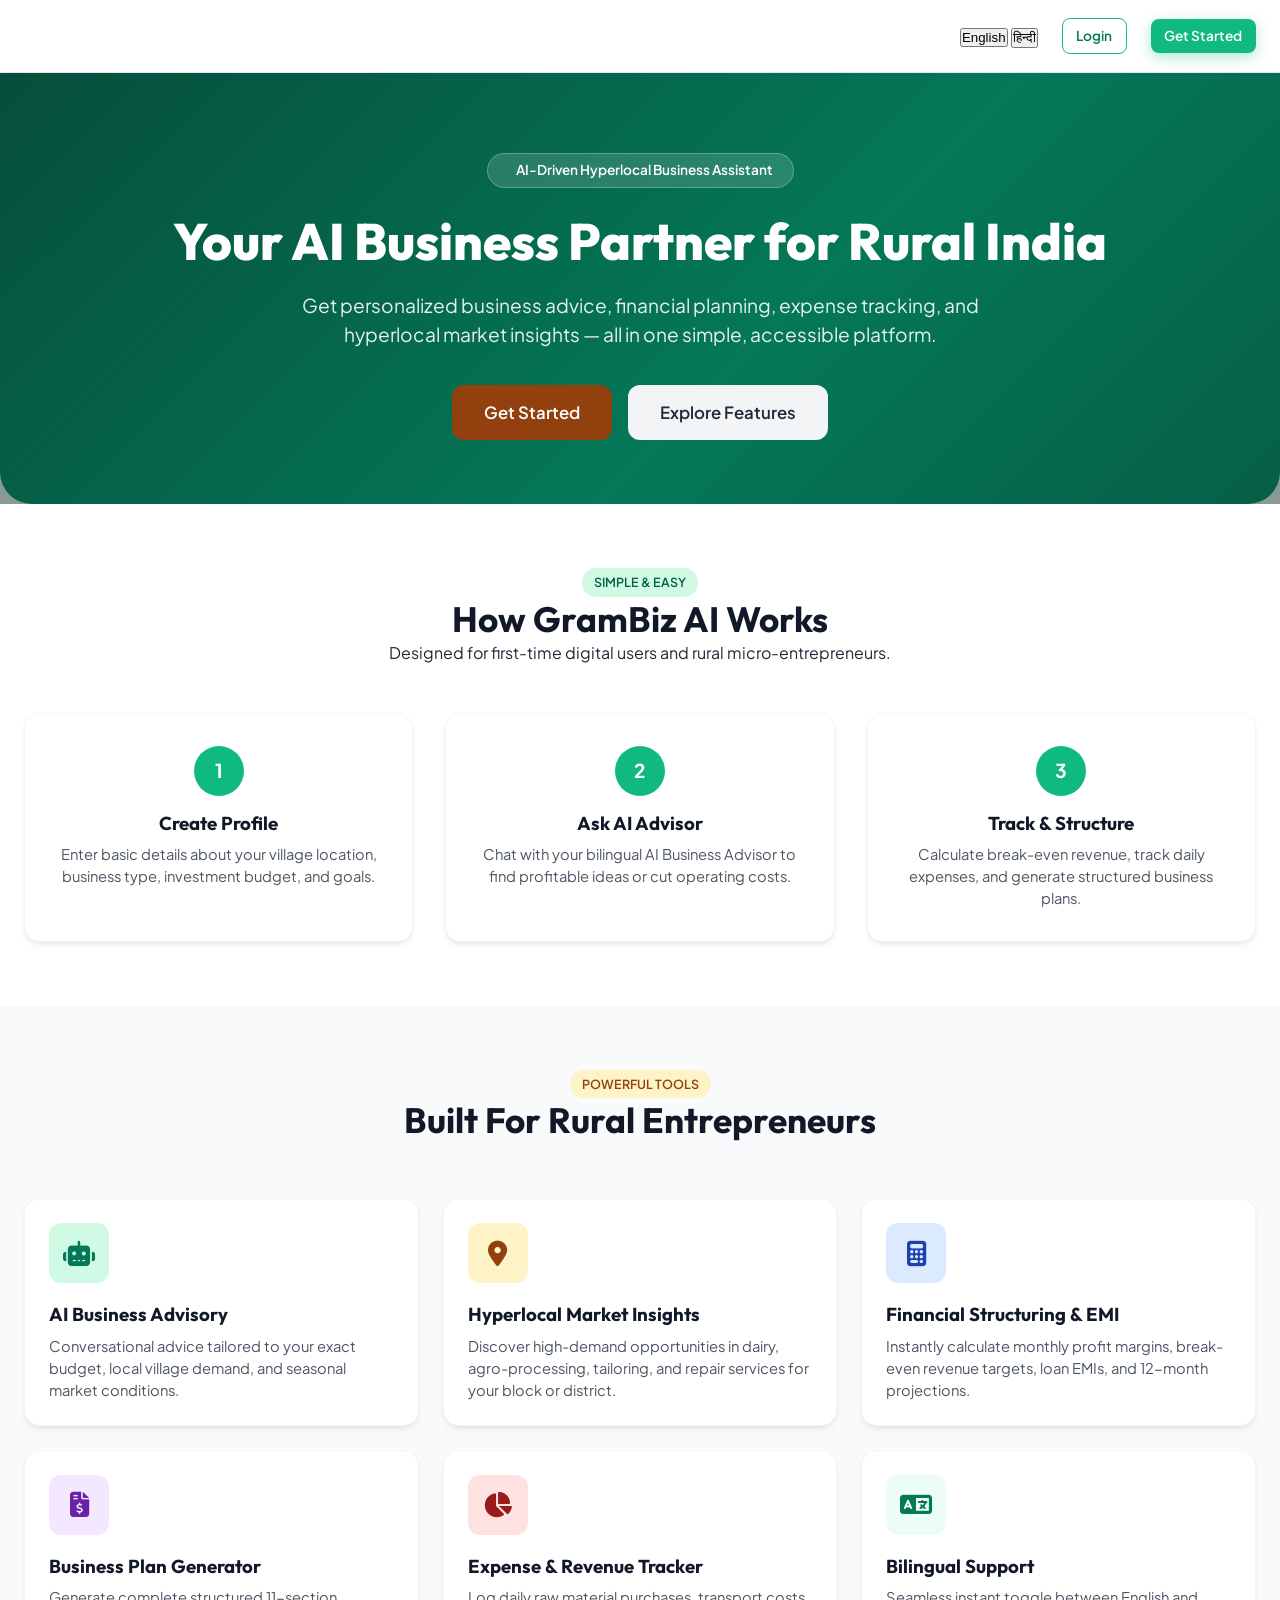
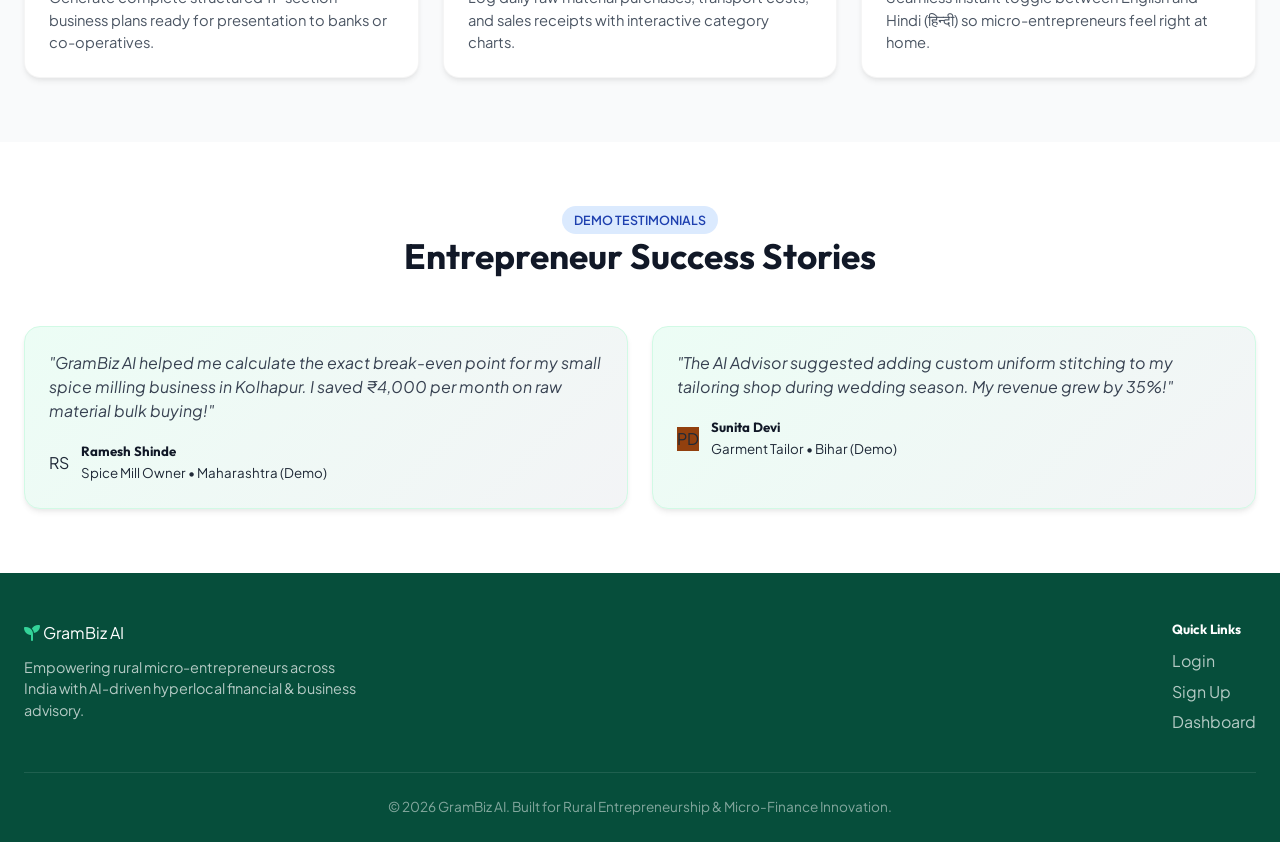
<file: business/frontend/index.html>
<!DOCTYPE html>
<html lang="en">
<head>
  <meta charset="UTF-8">
  <meta name="viewport" content="width=device-width, initial-scale=1.0">
  <title>GramBiz AI - AI Business Partner for Rural India</title>
  <meta name="description" content="AI-driven hyperlocal business advisory, financial structuring, revenue & expense management for rural micro-entrepreneurs in India.">
  <link rel="stylesheet" href="https://cdnjs.cloudflare.com/ajax/libs/font-awesome/6.4.0/css/all.min.css">
  <link rel="stylesheet" href="css/style.css">
  <link rel="stylesheet" href="css/components.css">
  <style>
    /* Landing page hero specific styling */
    .hero-section {
      padding: 5rem 0 4rem 0;
      background: linear-gradient(135deg, #064E3B 0%, #047857 60%, #065F46 100%);
      color: var(--white);
      border-radius: 0 0 32px 32px;
      position: relative;
      overflow: hidden;
    }
    .hero-badge {
      display: inline-flex;
      align-items: center;
      gap: 0.5rem;
      background: rgba(255, 255, 255, 0.15);
      backdrop-filter: blur(8px);
      padding: 0.4rem 1.25rem;
      border-radius: var(--radius-pill);
      font-size: 0.85rem;
      font-weight: 600;
      margin-bottom: 1.5rem;
      border: 1px solid rgba(255, 255, 255, 0.25);
    }
    .hero-title {
      font-size: 3.2rem;
      font-weight: 800;
      color: var(--white);
      margin-bottom: 1.25rem;
      line-height: 1.15;
    }
    .hero-subtitle {
      font-size: 1.2rem;
      color: rgba(255, 255, 255, 0.9);
      margin-bottom: 2.25rem;
      max-width: 680px;
    }
    .feature-icon-box {
      width: 60px;
      height: 60px;
      border-radius: var(--radius-md);
      background: var(--primary-100);
      color: var(--primary-700);
      display: flex;
      align-items: center;
      justify-content: center;
      font-size: 1.6rem;
      margin-bottom: 1.25rem;
    }
  </style>
</head>
<body>

  <!-- Top Header Navigation -->
  <header style="background: var(--white); border-bottom: 1px solid var(--neutral-200); position: sticky; top:0; z-index: 100;">
    <div class="container d-flex justify-content-between align-items-center" style="height: 72px; display: flex; justify-content: flex-end; align-items: center;">
      <div style="display: flex; align-items: center; gap: 1.5rem;">
        <div class="lang-switcher">
          <button class="lang-btn active" data-lang="en" onclick="i18n.setLanguage('en')">English</button>
          <button class="lang-btn" data-lang="hi" onclick="i18n.setLanguage('hi')">हिन्दी</button>
        </div>
        <a href="login.html" class="btn btn-outline btn-sm">Login</a>
        <a href="signup.html" class="btn btn-primary btn-sm">Get Started</a>
      </div>
    </div>
  </header>

  <!-- Hero Section -->
  <section class="hero-section">
    <div class="container" style="text-align: center; display: flex; flex-direction: column; align-items: center;">
      <div class="hero-badge">
        <i class="fas fa-sparkles" style="color: #F59E0B;"></i>
        <span>AI-Driven Hyperlocal Business Assistant</span>
      </div>
      <h1 class="hero-title" data-i18n="app_subtitle">Your AI Business Partner for Rural India</h1>
      <p class="hero-subtitle">
        Get personalized business advice, financial planning, expense tracking, and hyperlocal market insights — all in one simple, accessible platform.
      </p>
      <div style="display: flex; gap: 1rem; flex-wrap: wrap; justify-content: center;">
        <a href="signup.html" class="btn btn-earth btn-lg" data-i18n="btn_get_started"><i class="fas fa-rocket"></i> Get Started</a>
        <a href="#features" class="btn btn-secondary btn-lg" data-i18n="btn_explore_features"><i class="fas fa-compass"></i> Explore Features</a>
      </div>
    </div>
  </section>

  <!-- How It Works Section -->
  <section style="padding: 4rem 0; background: var(--white);">
    <div class="container">
      <div style="text-align: center; margin-bottom: 3rem;">
        <span class="badge badge-success mb-2">SIMPLE & EASY</span>
        <h2 style="font-size: 2.2rem;">How GramBiz AI Works</h2>
        <p class="text-muted">Designed for first-time digital users and rural micro-entrepreneurs.</p>
      </div>

      <div style="display: grid; grid-template-columns: repeat(auto-fit, minmax(250px, 1fr)); gap: 2rem;">
        <div class="card" style="text-align: center; padding: 2rem;">
          <div style="width: 50px; height: 50px; border-radius: 50%; background: var(--primary-600); color: white; display: flex; align-items: center; justify-content: center; font-weight: 700; font-size: 1.2rem; margin: 0 auto 1rem auto;">1</div>
          <h3>Create Profile</h3>
          <p style="color: var(--neutral-600); font-size: 0.92rem; margin-top: 0.5rem;">Enter basic details about your village location, business type, investment budget, and goals.</p>
        </div>

        <div class="card" style="text-align: center; padding: 2rem;">
          <div style="width: 50px; height: 50px; border-radius: 50%; background: var(--primary-600); color: white; display: flex; align-items: center; justify-content: center; font-weight: 700; font-size: 1.2rem; margin: 0 auto 1rem auto;">2</div>
          <h3>Ask AI Advisor</h3>
          <p style="color: var(--neutral-600); font-size: 0.92rem; margin-top: 0.5rem;">Chat with your bilingual AI Business Advisor to find profitable ideas or cut operating costs.</p>
        </div>

        <div class="card" style="text-align: center; padding: 2rem;">
          <div style="width: 50px; height: 50px; border-radius: 50%; background: var(--primary-600); color: white; display: flex; align-items: center; justify-content: center; font-weight: 700; font-size: 1.2rem; margin: 0 auto 1rem auto;">3</div>
          <h3>Track & Structure</h3>
          <p style="color: var(--neutral-600); font-size: 0.92rem; margin-top: 0.5rem;">Calculate break-even revenue, track daily expenses, and generate structured business plans.</p>
        </div>
      </div>
    </div>
  </section>

  <!-- Core Feature Highlights -->
  <section id="features" style="padding: 4rem 0; background: var(--neutral-50);">
    <div class="container">
      <div style="text-align: center; margin-bottom: 3.5rem;">
        <span class="badge badge-warning mb-2">POWERFUL TOOLS</span>
        <h2 style="font-size: 2.2rem;">Built For Rural Entrepreneurs</h2>
      </div>

      <div style="display: grid; grid-template-columns: repeat(auto-fit, minmax(300px, 1fr)); gap: 1.5rem;">
        <!-- Feature 1 -->
        <div class="card">
          <div class="feature-icon-box"><i class="fas fa-robot"></i></div>
          <h3>AI Business Advisory</h3>
          <p style="color: var(--neutral-600); margin-top: 0.5rem; font-size: 0.92rem;">
            Conversational advice tailored to your exact budget, local village demand, and seasonal market conditions.
          </p>
        </div>

        <!-- Feature 2 -->
        <div class="card">
          <div class="feature-icon-box" style="background: var(--accent-earth-light); color: var(--accent-earth);"><i class="fas fa-map-marker-alt"></i></div>
          <h3>Hyperlocal Market Insights</h3>
          <p style="color: var(--neutral-600); margin-top: 0.5rem; font-size: 0.92rem;">
            Discover high-demand opportunities in dairy, agro-processing, tailoring, and repair services for your block or district.
          </p>
        </div>

        <!-- Feature 3 -->
        <div class="card">
          <div class="feature-icon-box" style="background: #DBEAFE; color: #1E40AF;"><i class="fas fa-calculator"></i></div>
          <h3>Financial Structuring & EMI</h3>
          <p style="color: var(--neutral-600); margin-top: 0.5rem; font-size: 0.92rem;">
            Instantly calculate monthly profit margins, break-even revenue targets, loan EMIs, and 12-month projections.
          </p>
        </div>

        <!-- Feature 4 -->
        <div class="card">
          <div class="feature-icon-box" style="background: #F3E8FF; color: #6B21A8;"><i class="fas fa-file-invoice-dollar"></i></div>
          <h3>Business Plan Generator</h3>
          <p style="color: var(--neutral-600); margin-top: 0.5rem; font-size: 0.92rem;">
            Generate complete structured 11-section business plans ready for presentation to banks or co-operatives.
          </p>
        </div>

        <!-- Feature 5 -->
        <div class="card">
          <div class="feature-icon-box" style="background: #FEE2E2; color: #991B1B;"><i class="fas fa-chart-pie"></i></div>
          <h3>Expense & Revenue Tracker</h3>
          <p style="color: var(--neutral-600); margin-top: 0.5rem; font-size: 0.92rem;">
            Log daily raw material purchases, transport costs, and sales receipts with interactive category charts.
          </p>
        </div>

        <!-- Feature 6 -->
        <div class="card">
          <div class="feature-icon-box" style="background: #ECFDF5; color: #047857;"><i class="fas fa-language"></i></div>
          <h3>Bilingual Support</h3>
          <p style="color: var(--neutral-600); margin-top: 0.5rem; font-size: 0.92rem;">
            Seamless instant toggle between English and Hindi (हिन्दी) so micro-entrepreneurs feel right at home.
          </p>
        </div>
      </div>
    </div>
  </section>

  <!-- Testimonials Section -->
  <section style="padding: 4rem 0; background: var(--white);">
    <div class="container">
      <div style="text-align: center; margin-bottom: 3rem;">
        <span class="badge badge-info mb-2">DEMO TESTIMONIALS</span>
        <h2 style="font-size: 2.2rem;">Entrepreneur Success Stories</h2>
      </div>

      <div style="display: grid; grid-template-columns: repeat(auto-fit, minmax(280px, 1fr)); gap: 1.5rem;">
        <div class="card bg-gradient-soft" style="border: 1px solid var(--primary-100);">
          <p style="font-style: italic; color: var(--neutral-700); margin-bottom: 1.25rem;">
            "GramBiz AI helped me calculate the exact break-even point for my small spice milling business in Kolhapur. I saved ₹4,000 per month on raw material bulk buying!"
          </p>
          <div style="display: flex; align-items: center; gap: 0.75rem;">
            <div class="avatar">RS</div>
            <div>
              <h5 style="margin: 0;">Ramesh Shinde</h5>
              <small class="text-muted">Spice Mill Owner • Maharashtra (Demo)</small>
            </div>
          </div>
        </div>

        <div class="card bg-gradient-soft" style="border: 1px solid var(--primary-100);">
          <p style="font-style: italic; color: var(--neutral-700); margin-bottom: 1.25rem;">
            "The AI Advisor suggested adding custom uniform stitching to my tailoring shop during wedding season. My revenue grew by 35%!"
          </p>
          <div style="display: flex; align-items: center; gap: 0.75rem;">
            <div class="avatar" style="background: var(--accent-earth);">PD</div>
            <div>
              <h5 style="margin: 0;">Sunita Devi</h5>
              <small class="text-muted">Garment Tailor • Bihar (Demo)</small>
            </div>
          </div>
        </div>
      </div>
    </div>
  </section>

  <!-- Footer -->
  <footer style="background: var(--primary-900); color: var(--white); padding: 3rem 0 1.5rem 0;">
    <div class="container">
      <div style="display: flex; flex-wrap: wrap; justify-content: space-between; gap: 2rem; border-bottom: 1px solid rgba(255, 255, 255, 0.1); padding-bottom: 2rem; margin-bottom: 1.5rem;">
        <div>
          <div class="sidebar-logo" style="color: white;">
            <i class="fas fa-seedling" style="color: var(--primary-500);"></i>
            <span>GramBiz AI</span>
          </div>
          <p style="color: rgba(255,255,255,0.7); font-size: 0.9rem; margin-top: 0.75rem; max-width: 340px;">
            Empowering rural micro-entrepreneurs across India with AI-driven hyperlocal financial & business advisory.
          </p>
        </div>
        <div>
          <h5 style="color: white; margin-bottom: 0.75rem;">Quick Links</h5>
          <ul style="list-style: none;">
            <li style="margin-bottom: 0.4rem;"><a href="login.html" style="color: rgba(255,255,255,0.7);">Login</a></li>
            <li style="margin-bottom: 0.4rem;"><a href="signup.html" style="color: rgba(255,255,255,0.7);">Sign Up</a></li>
            <li style="margin-bottom: 0.4rem;"><a href="dashboard.html" style="color: rgba(255,255,255,0.7);">Dashboard</a></li>
          </ul>
        </div>
      </div>
      <div style="text-align: center; color: rgba(255,255,255,0.5); font-size: 0.85rem;">
        © 2026 GramBiz AI. Built for Rural Entrepreneurship & Micro-Finance Innovation.
      </div>
    </div>
  </footer>

  <script src="js/i18n.js"></script>
  <script src="js/app.js"></script>
</body>
</html>
</file>
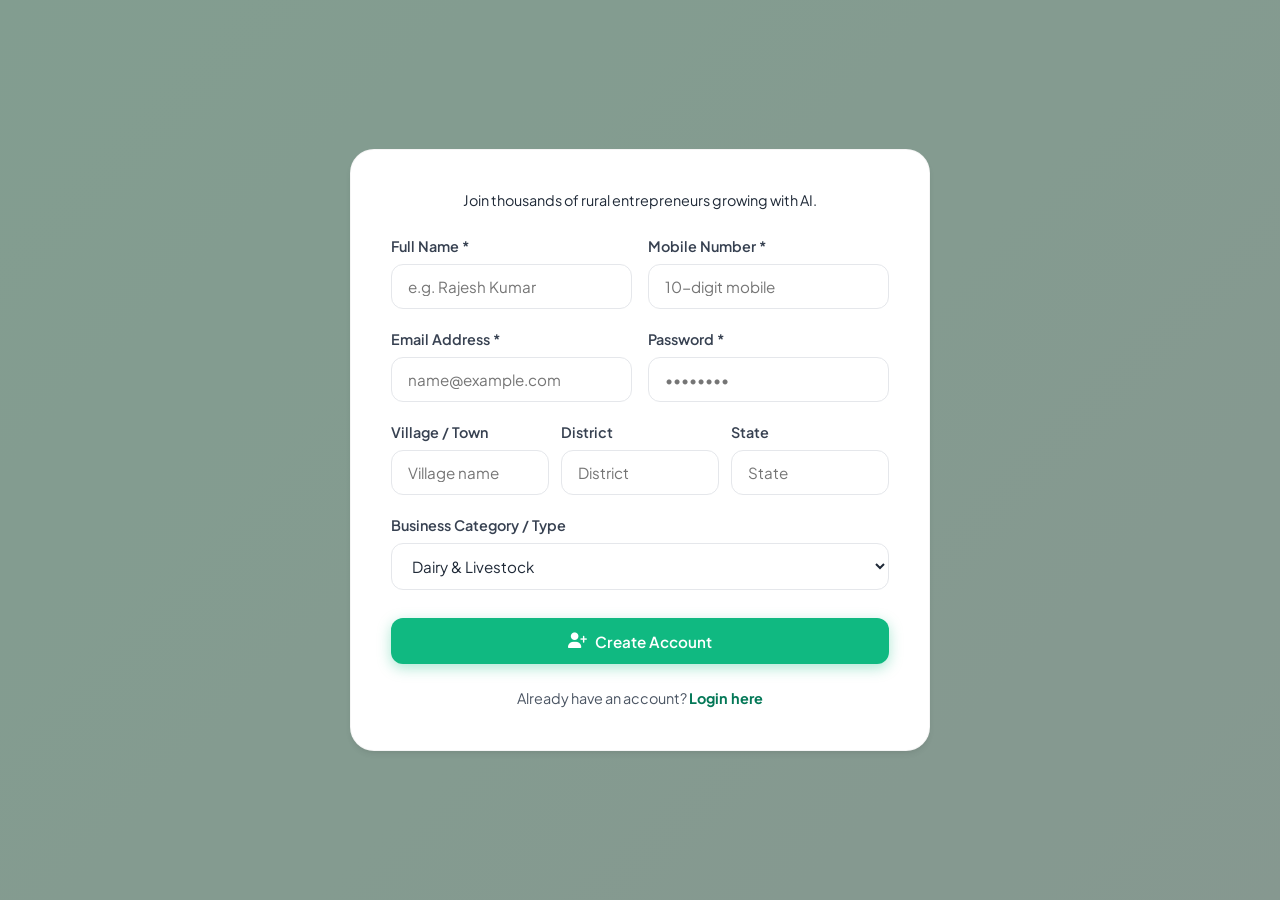
<file: business/frontend/signup.html>
<!DOCTYPE html>
<html lang="en">
<head>
  <meta charset="UTF-8">
  <meta name="viewport" content="width=device-width, initial-scale=1.0">
  <title>Sign Up - GramBiz AI</title>
  <link rel="stylesheet" href="https://cdnjs.cloudflare.com/ajax/libs/font-awesome/6.4.0/css/all.min.css">
  <link rel="stylesheet" href="css/style.css">
  <link rel="stylesheet" href="css/components.css">
</head>
<body class="bg-gradient-soft" style="display: flex; align-items: center; justify-content: center; min-height: 100vh; padding: 2rem 1.5rem;">

  <div class="card" style="width: 100%; max-width: 580px; padding: 2.5rem; border-radius: var(--radius-xl);">
    <div style="text-align: center; margin-bottom: 1.5rem;">
      <p class="text-muted" style="font-size: 0.9rem;">Join thousands of rural entrepreneurs growing with AI.</p>
    </div>

    <form id="signupForm">
      <div style="display: grid; grid-template-columns: 1fr 1fr; gap: 1rem;">
        <div class="form-group">
          <label class="form-label" for="signupFullName">Full Name *</label>
          <input type="text" id="signupFullName" class="form-control" placeholder="e.g. Rajesh Kumar" required>
        </div>

        <div class="form-group">
          <label class="form-label" for="signupMobile">Mobile Number *</label>
          <input type="tel" id="signupMobile" class="form-control" placeholder="10-digit mobile" required>
        </div>
      </div>

      <div style="display: grid; grid-template-columns: 1fr 1fr; gap: 1rem;">
        <div class="form-group">
          <label class="form-label" for="signupEmail">Email Address *</label>
          <input type="email" id="signupEmail" class="form-control" placeholder="name@example.com" required>
        </div>

        <div class="form-group">
          <label class="form-label" for="signupPassword">Password *</label>
          <input type="password" id="signupPassword" class="form-control" placeholder="••••••••" required>
        </div>
      </div>

      <div style="display: grid; grid-template-columns: 1fr 1fr 1fr; gap: 0.75rem;">
        <div class="form-group">
          <label class="form-label" for="signupVillage">Village / Town</label>
          <input type="text" id="signupVillage" class="form-control" placeholder="Village name">
        </div>

        <div class="form-group">
          <label class="form-label" for="signupDistrict">District</label>
          <input type="text" id="signupDistrict" class="form-control" placeholder="District">
        </div>

        <div class="form-group">
          <label class="form-label" for="signupState">State</label>
          <input type="text" id="signupState" class="form-control" placeholder="State">
        </div>
      </div>

      <div class="form-group">
        <label class="form-label" for="signupBusinessType">Business Category / Type</label>
        <select id="signupBusinessType" class="form-select">
          <option value="Dairy & Livestock">Dairy & Livestock</option>
          <option value="Food Processing & Flour Mill">Food Processing & Flour Mill</option>
          <option value="Tailoring & Garments">Tailoring & Garments</option>
          <option value="Handicrafts & Handloom">Handicrafts & Handloom</option>
          <option value="Agriculture Services & Equipment">Agriculture Services & Equipment</option>
          <option value="Grocery / Kirana Store">Grocery / Kirana Store</option>
          <option value="Solar & Electronics Repair">Solar & Electronics Repair</option>
          <option value="Other Micro Enterprise">Other Micro Enterprise</option>
        </select>
      </div>

      <button type="submit" class="btn btn-primary" style="width: 100%; padding: 0.85rem; margin-top: 0.5rem;"><i class="fas fa-user-plus"></i> Create Account</button>
    </form>

    <div style="text-align: center; margin-top: 1.5rem; font-size: 0.9rem; color: var(--neutral-600);">
      Already have an account? <a href="login.html" style="font-weight: 700;">Login here</a>
    </div>
  </div>

  <script src="js/i18n.js"></script>
  <script src="js/app.js"></script>
  <script src="js/auth.js"></script>
</body>
</html>
</file>
<file: business/frontend/css/style.css>
/* GramBiz AI - Global Design Tokens & Typography */

@import url('https://fonts.googleapis.com/css2?family=Outfit:wght@300;400;500;600;700&family=Plus+Jakarta+Sans:wght@400;500;600;700&display=swap');

:root {
  /* Brand Color Palette: Rural + Modern AI Identity */
  --primary-900: #064E3B; /* Deep Forest Green */
  --primary-800: #065F46;
  --primary-700: #047857;
  --primary-600: #10B981; /* Vibrant Leaf Emerald */
  --primary-500: #34D399;
  --primary-100: #D1FAE5;
  --primary-50:  #ECFDF5;

  --accent-amber: #F59E0B; /* Warm Sunrise Gold */
  --accent-earth: #92400E; /* Terracotta Earth */
  --accent-earth-light: #FEF3C7;
  --accent-terracotta: #D97706;

  --neutral-900: #111827; /* Dark Slate */
  --neutral-800: #1F2937;
  --neutral-700: #374151;
  --neutral-600: #4B5563;
  --neutral-500: #6B7280;
  --neutral-400: #9CA3AF;
  --neutral-300: #D1D5DB;
  --neutral-200: #E5E7EB;
  --neutral-100: #F3F4F6;
  --neutral-50:  #F9FAFB;
  --white:        #FFFFFF;

  --status-success: #10B981;
  --status-warning: #F59E0B;
  --status-danger:  #EF4444;
  --status-info:    #3B82F6;

  /* Elevation Shadows */
  --shadow-sm: 0 1px 2px 0 rgba(0, 0, 0, 0.05);
  --shadow-md: 0 4px 6px -1px rgba(0, 0, 0, 0.07), 0 2px 4px -1px rgba(0, 0, 0, 0.04);
  --shadow-lg: 0 10px 25px -3px rgba(0, 0, 0, 0.08), 0 4px 6px -2px rgba(0, 0, 0, 0.03);
  --shadow-glass: 0 8px 32px 0 rgba(16, 185, 129, 0.08);

  /* Border Radii */
  --radius-sm: 8px;
  --radius-md: 12px;
  --radius-lg: 16px;
  --radius-xl: 24px;
  --radius-pill: 9999px;

  /* Transitions */
  --transition-fast: all 0.15s ease;
  --transition-normal: all 0.25s cubic-bezier(0.4, 0, 0.2, 1);
  --transition-bounce: all 0.35s cubic-bezier(0.34, 1.56, 0.64, 1);

  /* Typography */
  --font-heading: 'Outfit', sans-serif;
  --font-body: 'Plus Jakarta Sans', sans-serif;
}

*, *::before, *::after {
  box-sizing: border-box;
  margin: 0;
  padding: 0;
}

html {
  font-size: 16px;
  scroll-behavior: smooth;
}

body {
  font-family: var(--font-body);
  background-color: var(--neutral-50);
  color: var(--neutral-800);
  line-height: 1.5;
  -webkit-font-smoothing: antialiased;
}

h1, h2, h3, h4, h5, h6 {
  font-family: var(--font-heading);
  font-weight: 700;
  color: var(--neutral-900);
  line-height: 1.25;
}

a {
  color: var(--primary-700);
  text-decoration: none;
  transition: var(--transition-fast);
}

a:hover {
  color: var(--primary-600);
}

/* Background Soft Gradients */
.bg-gradient-rural {
  background: linear-gradient(135deg, #064E3B 0%, #047857 50%, #065F46 100%);
}

.bg-gradient-soft {
  background: linear-gradient(135deg, #ECFDF5 0%, #F3F4F6 100%);
}

.bg-gradient-amber {
  background: linear-gradient(135deg, #FEF3C7 0%, #FFFBEB 100%);
}

/* Utility Containers */
.container {
  width: 100%;
  max-width: 1280px;
  margin: 0 auto;
  padding: 0 1.5rem;
}
.background-video {
    position: fixed;
    top: 0;
    left: 0;
    width: 100%;
    height: 100%;
    object-fit: cover;
    z-index: -2;
}

body::before {
    content: "";
    position: fixed;
    inset: 0;
    background: rgba(0, 40, 20, 0.45);
    z-index: -1;
}
</file>
<file: business/frontend/css/components.css>
/* GramBiz AI - Component System */

/* Cards & Hover Effects */
.card {
  background-color: var(--white);
  border-radius: var(--radius-lg);
  padding: 1.5rem;
  box-shadow: var(--shadow-md);
  border: 1px solid rgba(0, 0, 0, 0.04);
  transition: var(--transition-normal);
}

.card:hover {
  transform: translateY(-3px);
  box-shadow: var(--shadow-lg);
}

.card-glass {
  background: rgba(255, 255, 255, 0.85);
  backdrop-filter: blur(12px);
  border: 1px solid rgba(255, 255, 255, 0.5);
  border-radius: var(--radius-lg);
}

/* Buttons */
.btn {
  display: inline-flex;
  align-items: center;
  justify-content: center;
  gap: 0.5rem;
  padding: 0.75rem 1.5rem;
  font-family: var(--font-body);
  font-weight: 600;
  font-size: 0.95rem;
  border-radius: var(--radius-md);
  border: none;
  cursor: pointer;
  transition: var(--transition-normal);
  text-decoration: none;
}

.btn-primary {
  background-color: var(--primary-600);
  color: var(--white);
  box-shadow: 0 4px 14px rgba(16, 185, 129, 0.35);
}

.btn-primary:hover {
  background-color: var(--primary-700);
  transform: translateY(-1px);
  box-shadow: 0 6px 20px rgba(16, 185, 129, 0.45);
}

.btn-secondary {
  background-color: var(--neutral-100);
  color: var(--neutral-800);
}

.btn-secondary:hover {
  background-color: var(--neutral-200);
  color: var(--neutral-900);
}

.btn-outline {
  background-color: transparent;
  border: 1.5px solid var(--primary-600);
  color: var(--primary-700);
}

.btn-outline:hover {
  background-color: var(--primary-50);
}

.btn-earth {
  background-color: var(--accent-earth);
  color: var(--white);
}

.btn-earth:hover {
  background-color: #78350F;
}

.btn-sm {
  padding: 0.4rem 0.85rem;
  font-size: 0.85rem;
  border-radius: var(--radius-sm);
}

.btn-lg {
  padding: 0.95rem 2rem;
  font-size: 1.05rem;
  border-radius: var(--radius-md);
}

/* Form Inputs */
.form-group {
  margin-bottom: 1.25rem;
}

.form-label {
  display: block;
  font-weight: 600;
  font-size: 0.9rem;
  color: var(--neutral-700);
  margin-bottom: 0.4rem;
}

.form-control, .form-select {
  width: 100%;
  padding: 0.75rem 1rem;
  font-size: 0.95rem;
  font-family: var(--font-body);
  border: 1.5px solid var(--neutral-200);
  border-radius: var(--radius-md);
  background-color: var(--white);
  transition: var(--transition-fast);
  color: var(--neutral-800);
}

.form-control:focus, .form-select:focus {
  outline: none;
  border-color: var(--primary-600);
  box-shadow: 0 0 0 4px rgba(16, 185, 129, 0.15);
}

/* Badges & Chips */
.badge {
  display: inline-flex;
  align-items: center;
  gap: 0.35rem;
  padding: 0.3rem 0.75rem;
  font-size: 0.78rem;
  font-weight: 600;
  border-radius: var(--radius-pill);
}

.badge-success { background: var(--primary-100); color: var(--primary-800); }
.badge-warning { background: var(--accent-earth-light); color: var(--accent-earth); }
.badge-danger  { background: #FEE2E2; color: #991B1B; }
.badge-info    { background: #DBEAFE; color: #1E40AF; }

.chip {
  display: inline-flex;
  align-items: center;
  gap: 0.5rem;
  padding: 0.5rem 1rem;
  border-radius: var(--radius-pill);
  background: var(--neutral-100);
  font-size: 0.88rem;
  cursor: pointer;
  transition: var(--transition-normal);
  border: 1px solid var(--neutral-200);
}

.chip:hover {
  background: var(--primary-50);
  border-color: var(--primary-500);
  color: var(--primary-800);
}

/* AI Financial Health Score Gauge / Progress */
.health-score-container {
  display: flex;
  flex-direction: column;
  align-items: center;
  justify-content: center;
  text-align: center;
}

.circular-progress {
  position: relative;
  width: 140px;
  height: 140px;
  border-radius: 50%;
  background: conic-gradient(var(--primary-600) calc(var(--progress, 78) * 1%), var(--neutral-200) 0deg);
  display: flex;
  align-items: center;
  justify-content: center;
  box-shadow: var(--shadow-md);
}

.circular-progress::before {
  content: "";
  position: absolute;
  width: 112px;
  height: 112px;
  border-radius: 50%;
  background-color: var(--white);
}

.health-score-value {
  position: relative;
  z-index: 2;
  font-family: var(--font-heading);
  font-size: 2.2rem;
  font-weight: 800;
  color: var(--neutral-900);
  line-height: 1;
}

.health-score-label {
  position: relative;
  z-index: 2;
  font-size: 0.75rem;
  font-weight: 600;
  color: var(--neutral-500);
  text-transform: uppercase;
}

/* Modal Window */
.modal-backdrop {
  position: fixed;
  top: 0; left: 0; right: 0; bottom: 0;
  background: rgba(0, 0, 0, 0.5);
  backdrop-filter: blur(4px);
  z-index: 1000;
  display: flex;
  align-items: center;
  justify-content: center;
  opacity: 0;
  pointer-events: none;
  transition: opacity 0.25s ease;
}

.modal-backdrop.active {
  opacity: 1;
  pointer-events: auto;
}

.modal-content {
  background: var(--white);
  border-radius: var(--radius-xl);
  padding: 2rem;
  width: 90%;
  max-width: 600px;
  max-height: 85vh;
  overflow-y: auto;
  box-shadow: var(--shadow-lg);
  transform: translateY(20px);
  transition: transform 0.25s ease;
}

.modal-backdrop.active .modal-content {
  transform: translateY(0);
}

/* Toast Alerts */
.toast-container {
  position: fixed;
  bottom: 2rem;
  right: 2rem;
  z-index: 1100;
  display: flex;
  flex-direction: column;
  gap: 0.75rem;
}

.toast {
  padding: 0.9rem 1.25rem;
  border-radius: var(--radius-md);
  background: var(--neutral-900);
  color: var(--white);
  font-size: 0.9rem;
  box-shadow: var(--shadow-lg);
  display: flex;
  align-items: center;
  gap: 0.75rem;
  animation: slideInRight 0.3s ease;
}

@keyframes slideInRight {
  from { transform: translateX(100%); opacity: 0; }
  to { transform: translateX(0); opacity: 1; }
}
</file>
